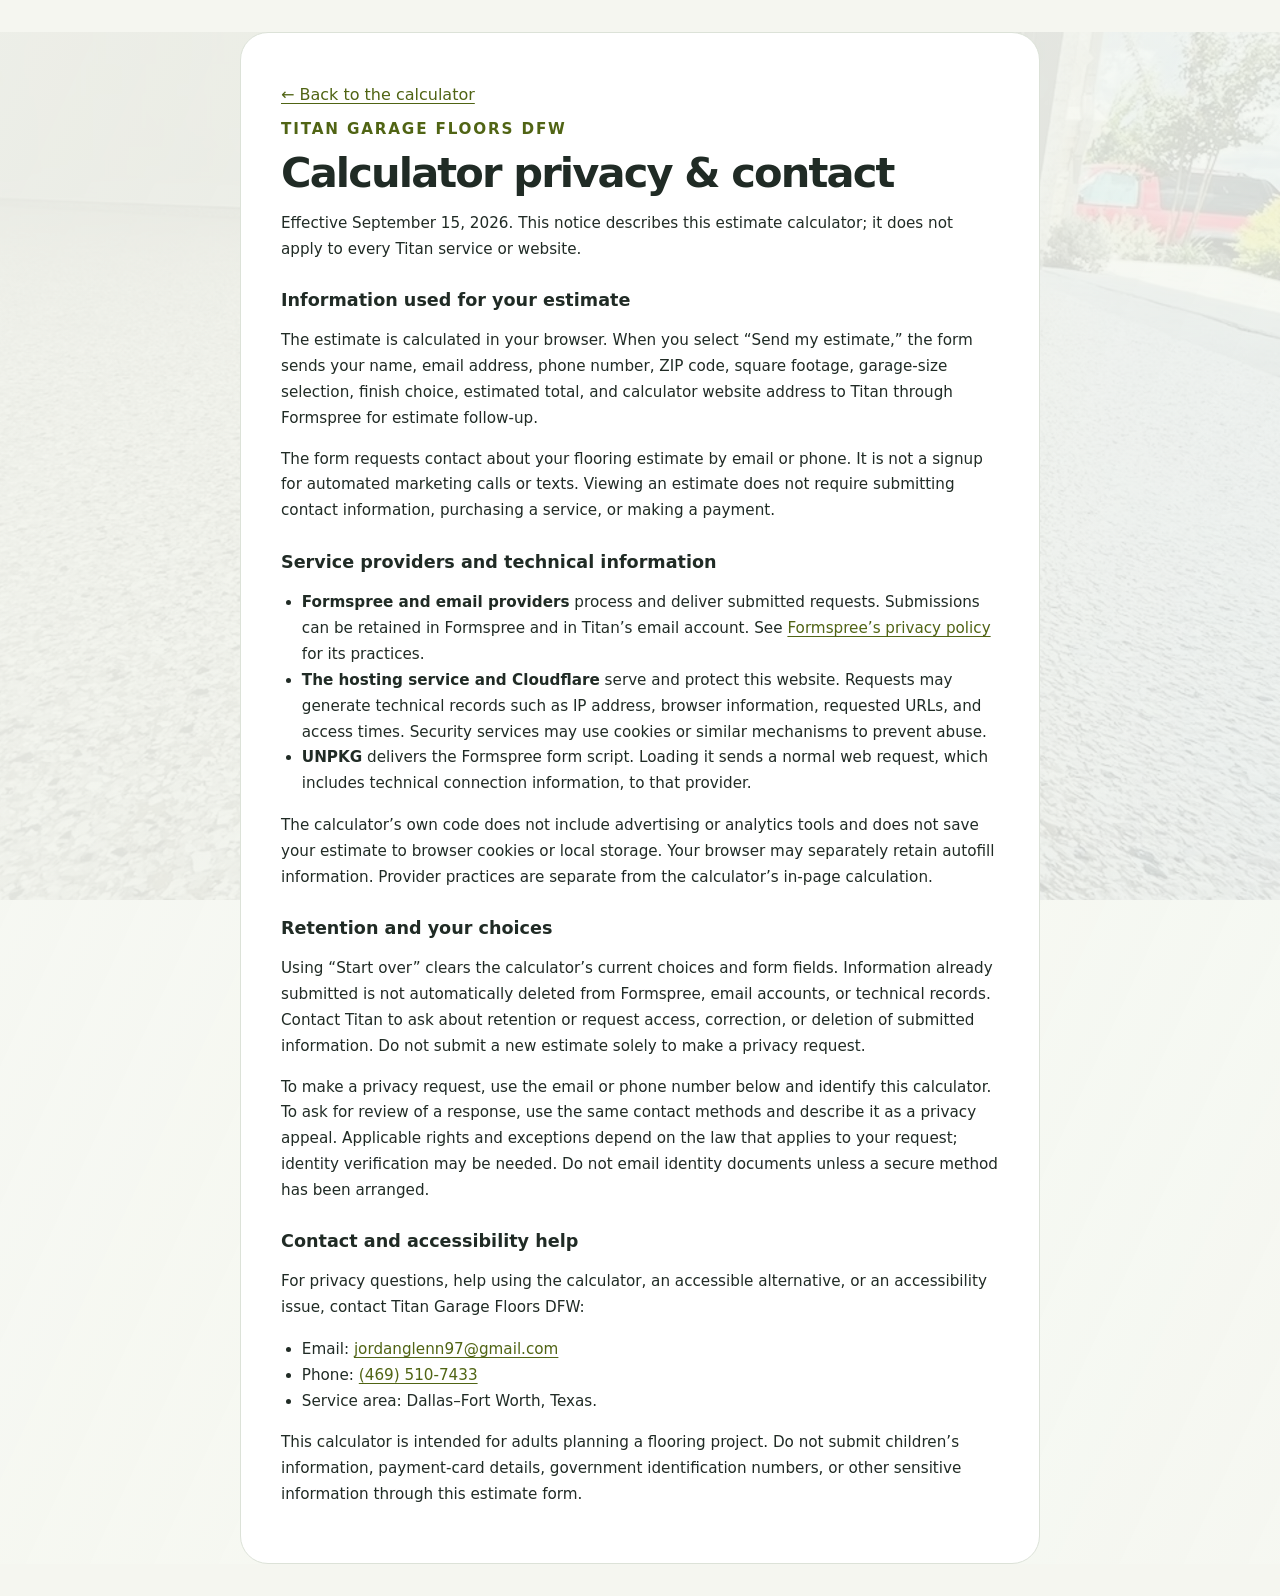
<file: docs/privacy.html>
<!doctype html>
<html lang="en">
<head>
  <meta charset="utf-8">
  <meta name="viewport" content="width=device-width, initial-scale=1">
  <meta name="theme-color" content="#f5f6f0">
  <meta name="description" content="How the Titan Garage Floors DFW estimate calculator handles your information and how to contact Titan.">
  <title>Calculator Privacy &amp; Contact | Titan Garage Floors DFW</title>
  <link rel="icon" href="./favicon.ico?v=titan1" type="image/x-icon" sizes="16x16 32x32 48x48">
  <link rel="icon" href="./images/favicon-32.png?v=titan1" type="image/png" sizes="32x32">
  <link rel="stylesheet" href="./styles.css?v=20260915-legal1">
</head>
<body>
  <main class="legal-shell">
    <article class="legal-document" aria-labelledby="privacy-title">
      <a class="legal-back" href="./">← Back to the calculator</a>
      <p class="eyebrow">Titan Garage Floors DFW</p>
      <h1 id="privacy-title">Calculator privacy &amp; contact</h1>
      <p>Effective September 15, 2026. This notice describes this estimate calculator; it does not apply to every Titan service or website.</p>

      <h2>Information used for your estimate</h2>
      <p>The estimate is calculated in your browser. When you select “Send my estimate,” the form sends your name, email address, phone number, ZIP code, square footage, garage-size selection, finish choice, estimated total, and calculator website address to Titan through Formspree for estimate follow-up.</p>
      <p>The form requests contact about your flooring estimate by email or phone. It is not a signup for automated marketing calls or texts. Viewing an estimate does not require submitting contact information, purchasing a service, or making a payment.</p>

      <h2>Service providers and technical information</h2>
      <ul>
        <li><strong>Formspree and email providers</strong> process and deliver submitted requests. Submissions can be retained in Formspree and in Titan’s email account. See <a href="https://formspree.io/legal/privacy-policy/" rel="noreferrer">Formspree’s privacy policy</a> for its practices.</li>
        <li><strong>The hosting service and Cloudflare</strong> serve and protect this website. Requests may generate technical records such as IP address, browser information, requested URLs, and access times. Security services may use cookies or similar mechanisms to prevent abuse.</li>
        <li><strong>UNPKG</strong> delivers the Formspree form script. Loading it sends a normal web request, which includes technical connection information, to that provider.</li>
      </ul>
      <p>The calculator’s own code does not include advertising or analytics tools and does not save your estimate to browser cookies or local storage. Your browser may separately retain autofill information. Provider practices are separate from the calculator’s in-page calculation.</p>

      <h2>Retention and your choices</h2>
      <p>Using “Start over” clears the calculator’s current choices and form fields. Information already submitted is not automatically deleted from Formspree, email accounts, or technical records. Contact Titan to ask about retention or request access, correction, or deletion of submitted information. Do not submit a new estimate solely to make a privacy request.</p>
      <p>To make a privacy request, use the email or phone number below and identify this calculator. To ask for review of a response, use the same contact methods and describe it as a privacy appeal. Applicable rights and exceptions depend on the law that applies to your request; identity verification may be needed. Do not email identity documents unless a secure method has been arranged.</p>

      <h2>Contact and accessibility help</h2>
      <p>For privacy questions, help using the calculator, an accessible alternative, or an accessibility issue, contact Titan Garage Floors DFW:</p>
      <ul>
        <li>Email: <a href="mailto:jordanglenn97@gmail.com">jordanglenn97@gmail.com</a></li>
        <li>Phone: <a href="tel:+14695107433">(469) 510-7433</a></li>
        <li>Service area: Dallas–Fort Worth, Texas.</li>
      </ul>
      <p>This calculator is intended for adults planning a flooring project. Do not submit children’s information, payment-card details, government identification numbers, or other sensitive information through this estimate form.</p>
    </article>
  </main>
</body>
</html>
</file>
<file: docs/styles.css>
:root {
  --ink: #202b25;
  --muted: #59655c;
  --canvas: #f5f6f0;
  --surface: #ffffff;
  --surface-raised: #f8f9f5;
  --line: #dce2d8;
  --accent: #d7ee57;
  --accent-ink: #28340d;
  --accent-dark: #506414;
  --danger: #ae2d24;
  --max-width: 1180px;
  color-scheme: light;
  font-family: Inter, ui-sans-serif, system-ui, -apple-system, BlinkMacSystemFont, "Segoe UI", sans-serif;
}

* { box-sizing: border-box; }
html { background: var(--canvas); }
body {
  min-width: 320px;
  min-height: 100vh;
  margin: 0;
  color: var(--ink);
  background:
    linear-gradient(115deg, rgba(246, 248, 242, .94), rgba(246, 248, 242, .82)),
    url('./images/finished-floor-1.avif') center / cover fixed;
  line-height: 1.5;
}
button, input { font: inherit; }
button { cursor: pointer; touch-action: manipulation; }
button:disabled { cursor: not-allowed; color: #626b59; background: #e7eadf; border-color: #e7eadf; box-shadow: none; }
img { display: block; max-width: 100%; }
[hidden] { display: none !important; }

.skip-link {
  position: absolute;
  z-index: 10;
  top: .75rem;
  left: .75rem;
  padding: .75rem 1rem;
  color: var(--accent-ink);
  background: var(--accent);
  border-radius: .75rem;
  transform: translateY(-180%);
}
.skip-link:focus { transform: translateY(0); }
.calculator-shell { width: min(calc(100% - 3rem), var(--max-width)); margin: 0 auto; padding: 1.25rem 0 1.5rem; }
.site-header { display: flex; align-items: center; justify-content: space-between; gap: 1rem; padding: .25rem .25rem 1.25rem; }
.brand-lockup { display: flex; align-items: center; gap: 1rem; min-width: 0; }
.brand-logo { width: 9rem; height: 4.5rem; object-fit: contain; object-position: left center; }
.brand-copy { border-left: 1px solid #cdd5c6; padding-left: 1rem; }
.brand-kicker, .brand-note, .eyebrow, .progress { margin: 0; }
.brand-kicker { font-size: .72rem; font-weight: 800; letter-spacing: .06em; }
.brand-note { margin-top: .2rem; color: var(--muted); font-size: .8rem; }
.header-label { display: flex; align-items: center; gap: .5rem; color: var(--muted); font-size: .8rem; }
.header-label > span { width: .5rem; height: .5rem; border-radius: 50%; background: var(--accent-dark); }

.calculator-layout { display: grid; grid-template-columns: minmax(0, 1.7fr) minmax(0, 1fr); gap: 1.25rem; align-items: start; }
.wizard {
  min-width: 0;
  min-height: 36rem;
  padding: clamp(1.5rem, 3vw, 2.5rem);
  border: 1px solid #e2e7db;
  border-radius: 28px;
  background: var(--surface);
  box-shadow: 0 2px 4px rgba(31, 44, 23, .02), 0 16px 48px rgba(31, 44, 23, .06);
}
.progress-heading { display: flex; align-items: center; justify-content: space-between; gap: .5rem; }
.eyebrow { color: var(--accent-dark); font-size: .69rem; font-weight: 800; letter-spacing: .12em; text-transform: uppercase; }
.progress { color: var(--muted); font-size: .73rem; white-space: nowrap; }
.stepper { display: grid; grid-template-columns: repeat(4, minmax(0, 1fr)); padding: 0 0 1.65rem; margin: 1rem 0 1.75rem; border-bottom: 1px solid #e8ece3; list-style: none; }
.stepper li { position: relative; display: flex; align-items: center; gap: .45rem; color: var(--muted); font-size: .73rem; font-weight: 650; }
.stepper li:not(:last-child)::after { content: ''; flex: 1; height: 1px; background: #bdc8b0; margin: 0 .6rem 0 .15rem; }
.step-number { display: grid; flex-shrink: 0; place-items: center; width: 1.65rem; height: 1.65rem; border: 1px solid var(--line); border-radius: 50%; background: #f5f7f1; font-size: .7rem; }
.stepper li[aria-current="step"] { color: var(--ink); font-weight: 800; }
.stepper li[aria-current="step"] .step-number { color: var(--accent-ink); background: var(--accent); border-color: var(--accent); box-shadow: 0 0 0 3px #f3f8d7; }
.stepper li[data-complete="true"] .step-number { color: white; border-color: var(--accent-dark); background: var(--accent-dark); }
.stepper li[data-complete="true"]::after { background: #97ad59; }

h1 { margin: .5rem 0 .8rem; font-size: clamp(1.9rem, 3.4vw, 2.75rem); font-weight: 750; letter-spacing: -.045em; line-height: 1.08; text-wrap: balance; }
.step-panel h1:focus { outline: none; }
#lead-title:focus { outline: none; }
.lede { max-width: 35rem; margin: 0; color: var(--muted); font-size: .97rem; line-height: 1.65; }
.fine-print { max-width: 33rem; margin: 1.6rem 0 0; color: var(--muted); font-size: .78rem; line-height: 1.65; }

.choice-stack { display: grid; gap: .8rem; margin-top: 1.75rem; }
.choice-button, .garage-card, .finish-card { border: 1px solid var(--line); color: var(--ink); background: var(--surface); transition: border-color .16s ease, background .16s ease, box-shadow .16s ease, transform .16s ease; }
.choice-button { display: grid; grid-template-columns: 2.65rem 1fr auto; align-items: center; gap: .85rem; width: 100%; min-height: 5.6rem; padding: 1rem; border-radius: 18px; text-align: left; }
.choice-button:first-child { border-color: #c6d998; background: #f8fbef; }
.choice-number { display: grid; place-items: center; width: 2.65rem; height: 2.65rem; color: var(--accent-dark); background: #edf2df; border-radius: 13px; font-size: .85rem; font-weight: 800; }
.choice-button strong { display: block; font-size: .98rem; font-weight: 750; }
.choice-button small { display: block; margin-top: .2rem; color: var(--muted); font-size: .81rem; }
.choice-button > span:last-child { display: grid; place-items: center; width: 1.5rem; font-size: 1.3rem; }

.button-row, .lead-actions { display: flex; flex-wrap: wrap; align-items: center; justify-content: space-between; gap: .65rem; margin-top: 1.5rem; }
.button, .text-button { display: inline-flex; align-items: center; justify-content: center; gap: .85rem; min-height: 48px; border: 1px solid transparent; border-radius: 13px; padding: .75rem 1.15rem; font-size: .9rem; font-weight: 750; transition: background .16s ease, box-shadow .16s ease; }
.button-primary { color: var(--accent-ink); background: var(--accent); border-color: #c4da45; box-shadow: 0 3px 0 rgba(46, 66, 12, .07); }
.button-quiet { color: var(--ink); background: var(--surface); border-color: #829078; }
.text-button { color: var(--muted); background: transparent; text-decoration: underline; text-underline-offset: .22rem; }
[data-step="finish"] .button-row { padding: .7rem; margin: 1.25rem -.7rem -.7rem; border: 1px solid #e4e9dc; border-radius: 18px; background: var(--surface); box-shadow: 0 4px 16px rgba(31, 44, 23, .06); }

.measure-field { display: block; max-width: 28rem; margin-top: 1.6rem; font-size: .9rem; font-weight: 750; }
.measure-field > div { display: flex; align-items: center; margin-top: .5rem; overflow: hidden; border: 1px solid #829078; border-radius: 14px; background: var(--surface-raised); }
.measure-field input { width: 100%; min-width: 0; border: 0; padding: 1rem; color: var(--ink); background: transparent; font-size: 1.35rem; outline: 0; }
.measure-field span { padding: 0 1rem; color: var(--muted); white-space: nowrap; font-size: .9rem; }
.measure-field > div:focus-within { outline: 2px solid var(--accent-dark); outline-offset: 2px; }
.measurement-tip { margin: .9rem 0 0; color: var(--muted); font-size: .82rem; }
.field-error, [data-fs-error] { min-height: 1.25rem; margin: .35rem 0 0; color: var(--danger); font-size: .8rem; }

.garage-grid { display: grid; grid-template-columns: repeat(2, minmax(0, 1fr)); gap: .85rem; margin-top: 1.4rem; }
.garage-card { min-width: 0; overflow: hidden; border-radius: 16px; padding: 0; text-align: left; }
.garage-card img { width: 100%; aspect-ratio: 16 / 8; object-fit: cover; background: #e6e9e1; }
.card-copy { display: block; padding: .7rem .8rem .85rem; }
.card-copy strong { display: block; font-size: .9rem; line-height: 1.35; }
.card-copy small { display: block; margin-top: .2rem; color: var(--muted); font-size: .75rem; line-height: 1.4; }
.finish-grid { display: grid; grid-template-columns: repeat(4, minmax(0, 1fr)); gap: .65rem; margin-top: 1.4rem; }
.finish-card { position: relative; min-width: 0; overflow: hidden; border-radius: 14px; padding: 0; text-align: left; }
.finish-card img { width: 100%; aspect-ratio: 4 / 3; object-fit: cover; background: #e6e9e1; }
.finish-card span { display: flex; align-items: center; min-height: 2.65rem; padding: .5rem .6rem; font-size: .76rem; font-weight: 700; line-height: 1.3; overflow-wrap: anywhere; }
.finish-card b { position: absolute; top: .4rem; right: .4rem; display: grid; width: 1.6rem; height: 1.6rem; place-items: center; color: var(--accent-ink); background: var(--accent); border: 2px solid white; border-radius: 50%; font-size: .8rem; }
.finish-card[aria-pressed="true"] { border-color: var(--accent-dark); background: #f3f8df; box-shadow: 0 0 0 2px var(--accent-dark); }

.estimate-card { margin-top: 1.4rem; padding: 1.25rem; border: 1px solid #d7e1b9; border-radius: 18px; background: #f4f8e6; }
.estimate-label { margin: 0 0 .55rem; color: var(--accent-dark); font-size: .8rem; font-weight: 750; }
.estimate-summary { display: grid; gap: .6rem; margin: 0; }
.estimate-summary strong { font-size: clamp(1.75rem, 3.4vw, 2.75rem); font-weight: 800; letter-spacing: -.045em; line-height: 1.1; overflow-wrap: anywhere; font-variant-numeric: tabular-nums; }
.estimate-summary span { color: #465336; font-size: .87rem; }
.estimate-note { margin: .75rem 0 0; padding-top: .75rem; border-top: 1px solid #d7e1b9; color: #465336; font-size: .82rem; line-height: 1.6; }
.estimate-note strong { color: var(--ink); }
.lead-form { margin-top: 1.4rem; }
.field-grid { display: grid; grid-template-columns: repeat(2, minmax(0, 1fr)); gap: 1rem; }
.field { display: flex; flex-direction: column; gap: .4rem; min-width: 0; }
.field label { font-size: .83rem; font-weight: 750; }
.field input { width: 100%; min-height: 48px; border: 1px solid #829078; border-radius: 12px; padding: .7rem .85rem; color: var(--ink); background: #fcfdf9; outline: 0; font-size: 1rem; }
input[aria-invalid="true"] { border-color: var(--danger); background: #fff7f4; }
.lead-notice { margin: 1.1rem 0 0; color: var(--muted); font-size: .82rem; line-height: 1.6; }
.form-instructions { margin: 0 0 1rem; color: var(--muted); font-size: .82rem; line-height: 1.6; }
a { color: var(--accent-dark); text-underline-offset: .2em; }
.button-send { width: 100%; margin-top: 1rem; justify-content: space-between; }
.lead-actions { margin-top: 1rem; }
.honeypot { position: absolute; width: 1px; height: 1px; padding: 0; border: 0; overflow: hidden; clip-path: inset(50%); }
[data-fs-success]:empty, [data-fs-error]:empty { display: none; }
#formspree-success:not(:empty), #formspree-error:not(:empty) { margin-top: 1rem; padding: 1rem; border: 1px solid #c6d998; border-radius: 14px; color: var(--ink); background: #f3f8e5; font-size: .9rem; }
#formspree-error:not(:empty) { border-color: #e9b6ad; color: var(--danger); background: #fff7f4; }
#lead-panel:has([data-fs-success]:not(:empty)) .lead-form,
#lead-panel:has([data-fs-success]:not(:empty)) .lead-actions { display: none; }

.project-preview { position: sticky; top: 1.25rem; min-height: 36rem; overflow: hidden; isolation: isolate; border-radius: 28px; background: #29392b; box-shadow: 0 16px 48px rgba(31, 44, 23, .1); }
.project-preview > img { position: absolute; width: 100%; height: 100%; object-fit: cover; object-position: 53% center; z-index: -2; }
.project-preview::after { content: ''; position: absolute; inset: 0; z-index: -1; background: linear-gradient(180deg, transparent 30%, rgba(13, 27, 18, .25) 48%, rgba(13, 27, 18, .94) 100%); }
.preview-copy { position: absolute; left: 1.75rem; right: 1.75rem; bottom: 1.75rem; color: white; }
.preview-kicker { margin: 0; color: var(--accent); font-size: .66rem; font-weight: 800; letter-spacing: .15em; text-transform: uppercase; }
.preview-copy h2 { margin: .7rem 0; font-size: clamp(1.7rem, 2.6vw, 2.4rem); font-weight: 650; letter-spacing: -.04em; line-height: 1.12; }
.preview-copy > p:not(.preview-kicker) { margin: 0; color: #e1e8dc; font-size: .85rem; }
.preview-tag { display: inline-block; margin-top: 1.4rem; padding: .45rem .7rem; border: 1px solid #82917f; border-radius: 99px; color: #f1f4ed; font-size: .68rem; }
.site-footer { display: flex; flex-wrap: wrap; align-items: center; justify-content: space-between; gap: .5rem 1rem; padding: 1.25rem .25rem 0; color: var(--muted); font-size: .8rem; }
.footer-links { display: flex; flex-wrap: wrap; gap: .25rem 1rem; }
.footer-links a { display: inline-flex; align-items: center; min-height: 44px; }
.legal-shell { width: min(calc(100% - 2rem), 800px); margin: 2rem auto; }
.legal-document { min-width: 0; padding: clamp(1.25rem, 4vw, 2.5rem); border: 1px solid var(--line); border-radius: 28px; background: var(--surface); }
.legal-document h1 { font-size: clamp(1.8rem, 5vw, 2.6rem); }
.legal-document h2 { margin: 1.6rem 0 .5rem; font-size: 1.1rem; line-height: 1.4; }
.legal-document p, .legal-document li { font-size: .95rem; line-height: 1.7; overflow-wrap: anywhere; }
.legal-document ul { padding-left: 1.3rem; }
.legal-back { display: inline-flex; align-items: center; min-height: 44px; }

@media (hover: hover) {
  .choice-button:hover, .garage-card:hover, .finish-card:hover { border-color: #879e4c; background: #f5f9eb; box-shadow: 0 6px 18px rgba(44, 64, 17, .08); transform: translateY(-2px); }
  .button-primary:not(:disabled):hover { background: #e1f671; box-shadow: 0 4px 12px rgba(59, 78, 10, .12); }
  .button-quiet:hover, .text-button:hover { background: #f1f5e9; }
}
:focus-visible { outline: 3px solid var(--accent-dark); outline-offset: 4px; }
input:focus-visible { outline: 2px solid var(--accent-dark); outline-offset: 2px; }
.measure-field input:focus-visible { outline: none; }

@media (max-width: 1000px) {
  .calculator-layout { grid-template-columns: minmax(0, 1.8fr) minmax(0, 1fr); gap: 1rem; }
  .wizard { padding: 1.5rem; }
  .stepper li { flex-direction: column; gap: .4rem; }
  .stepper li:not(:last-child)::after { position: absolute; top: .8rem; left: calc(50% + 1.1rem); width: calc(100% - 2.2rem); margin: 0; }
  .brand-copy { display: none; }
  .preview-copy { left: 1.1rem; right: 1.1rem; bottom: 1.5rem; }
  .preview-copy h2 { font-size: 1.7rem; }
  .finish-grid { grid-template-columns: repeat(3, minmax(0, 1fr)); }
}

@media (max-width: 720px) {
  body { background-attachment: scroll; }
  .calculator-shell { width: calc(100% - 1.5rem); padding-top: .5rem; }
  .site-header { padding: .25rem .4rem .8rem; }
  .brand-logo { width: 7.5rem; height: 3.5rem; }
  .header-label { max-width: 8rem; font-size: .76rem; font-weight: 550; }
  .header-label > span { flex-shrink: 0; }
  .calculator-layout { grid-template-columns: minmax(0, 1fr); gap: 1rem; }
  .wizard { min-height: 0; padding: 1.25rem; border-radius: 22px; }
  .progress-heading .eyebrow { font-size: .63rem; letter-spacing: .07em; }
  .progress { font-size: .68rem; }
  .stepper { margin: 1rem 0 1.3rem; padding-bottom: 1.2rem; }
  h1 { font-size: clamp(1.8rem, 7.5vw, 2.4rem); }
  .lede { font-size: .9rem; line-height: 1.6; }
  .choice-stack { margin-top: 1.4rem; }
  .choice-button { grid-template-columns: 2rem 1fr auto; gap: .6rem; padding: .85rem; min-height: 5.4rem; border-radius: 15px; }
  .choice-number { width: 2rem; height: 2.25rem; border-radius: 10px; font-size: .75rem; }
  .choice-button strong { font-size: .89rem; line-height: 1.4; }
  .choice-button small { font-size: .76rem; }
  .fine-print { margin-top: 1.2rem; font-size: .78rem; }
  .garage-grid { gap: .65rem; }
  .garage-card img { aspect-ratio: 4 / 3; }
  .card-copy { padding: .65rem; }
  .card-copy strong { font-size: .82rem; }
  .card-copy small { font-size: .7rem; }
  .finish-grid { grid-template-columns: repeat(3, minmax(0, 1fr)); gap: .6rem; }
  .finish-card span { min-height: 2.7rem; padding: .45rem; font-size: .75rem; }
  .button-row .button-primary { flex: 1; }
  .field-grid { grid-template-columns: 1fr; gap: .85rem; }
  .estimate-card { padding: 1rem; }
  .estimate-summary strong { font-size: clamp(1.5rem, 7.5vw, 2.3rem); }
  .project-preview { position: relative; top: 0; min-height: 13rem; border-radius: 22px; }
  .project-preview > img { object-position: center 58%; }
  .project-preview::after { background: linear-gradient(90deg, rgba(13, 27, 18, .86), rgba(13, 27, 18, .2)); }
  .preview-copy { left: 1.25rem; bottom: 1.25rem; }
  .preview-copy h2 { font-size: 1.65rem; }
  .preview-copy > p:not(.preview-kicker), .preview-tag { display: none; }
  .site-footer { font-size: .7rem; }
}

@media (prefers-reduced-motion: reduce) {
  *, *::before, *::after { scroll-behavior: auto !important; transition: none !important; animation: none !important; }
}
</file>
